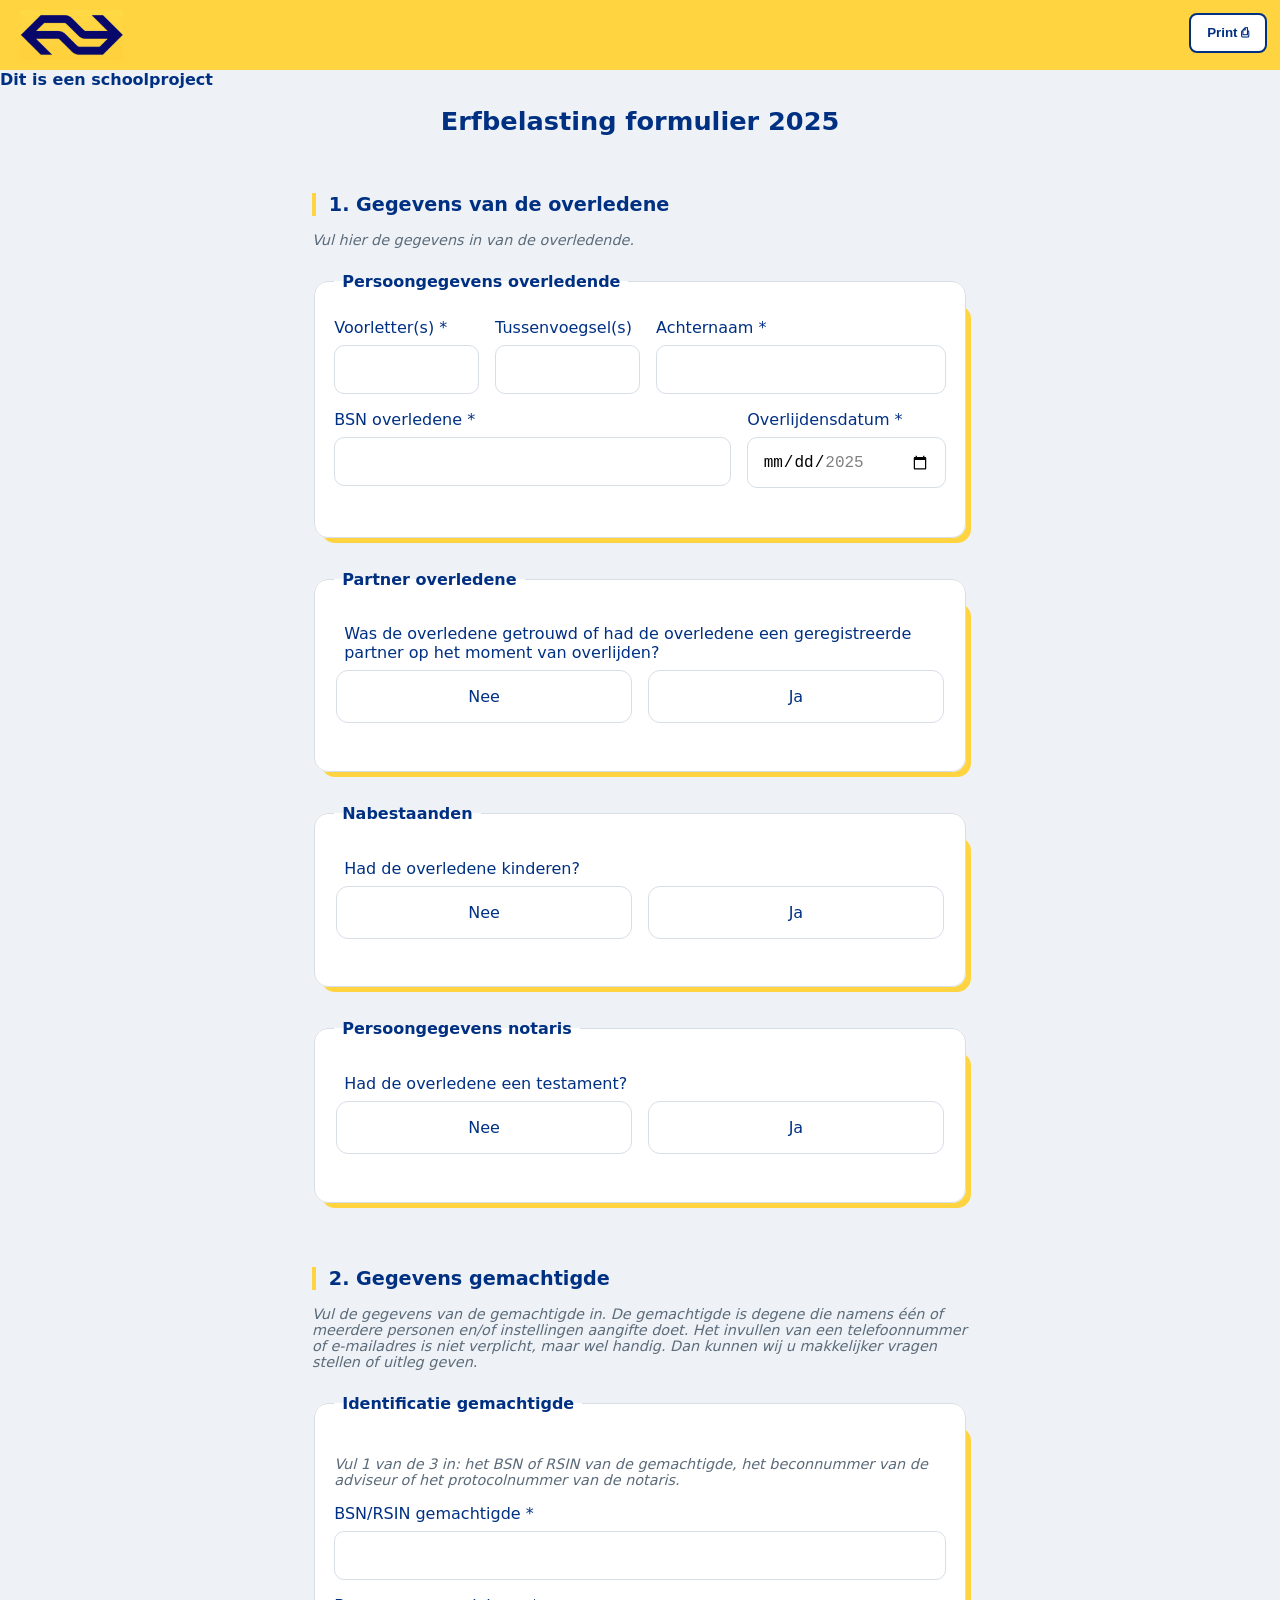
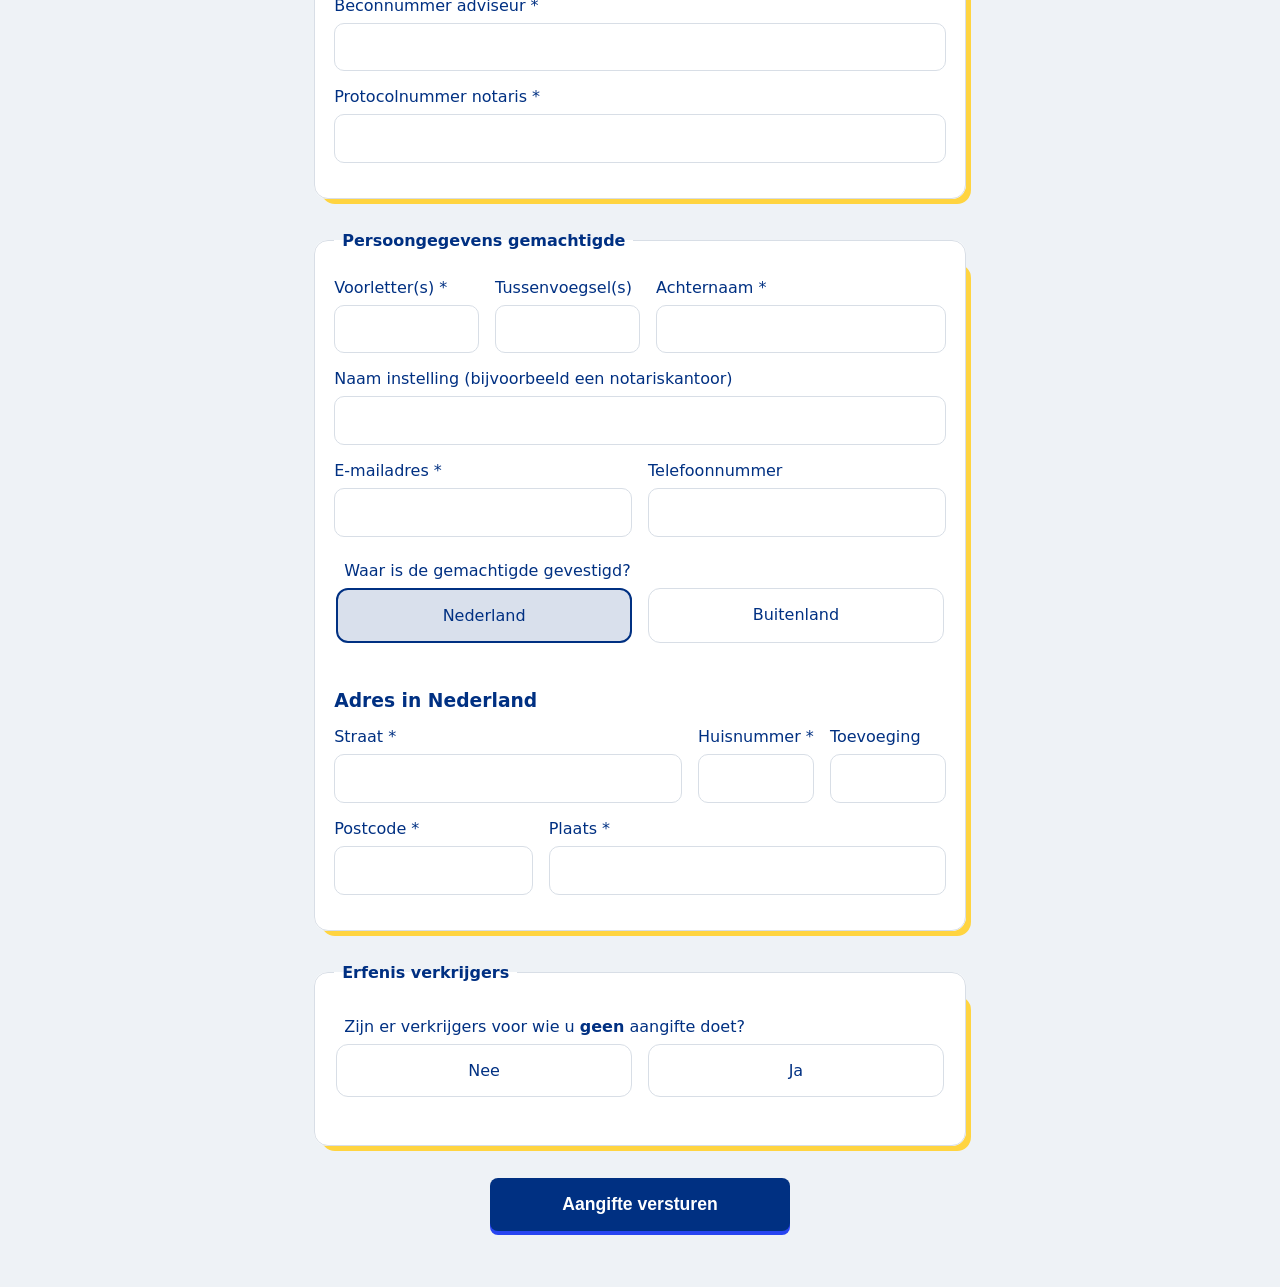
<file: index.html>
<!DOCTYPE html>
<html lang="nl">

<head>
    <meta charset="UTF-8">
    <meta name="viewport" content="width=device-width, initial-scale=1.0">
    <title>Erfbelasting 2025</title>

    <link rel="stylesheet" href="style.css">
</head>

<body>  

    <header>
        <img src="images/NS-logo-geel.png">
        <img src="images/zwartwitLogo.png" style="display: none;">
        <button type="button" id="printBtn" class="secondary-button">Print	
&#9113;</button>
    </header>
    <strong>Dit is een schoolproject</strong>

    <h1>Erfbelasting formulier 2025</h1>        


    <section>
        <form action="">
            <h2>1. Gegevens van de overledene</h2>
            <em>Vul hier de gegevens in van de overledende.</em>
            <fieldset name="Persoongegevens-overledene">
                <legend>Persoongegevens overledende</legend>

                <fieldset class="form-group name-fields">   
                    <label for="voorlettersOverledene">Voorletter(s)
                    </label>
                    <input type="text" id="voorlettersOverledene" name="voorlettersOverledene" aria-label="Voorletters"
                        required>

                    <label for="tussenvoegselOverledene">Tussenvoegsel(s)
                    </label>
                    <input type="text" id="tussenvoegselOverledene" name="tussenvoegselOverledene"
                        aria-label="Tussenvoegsels">

                    <label for="achternaamOverledene">Achternaam
                    </label>
                    <input type="text" id="achternaamOverledene" name="achternaamOverledene" aria-label="Achternaam"
                        required>
                </fieldset>

                <div class="input-field-container">
                    <div class="input-wrapper">
                        <fieldset class="form-group">
                            <label for="bsnOverledende">
                                BSN overledene
                            </label>
                            <input type="text" id="bsnOverledende" name="bsnOverledende" pattern="[0-9]{9}" required>
                            <span id="bsn-melding" style="display:block; font-size: 0.8em; margin-bottom: 1rem;"></span>
                        </fieldset>
                    </div>
                    <fieldset class="form-group">
                        <div class="input-wrapper">

                            <label for="overlijd">
                                Overlijdensdatum
                            </label>
                            <input type="date" id="overlijd" name="overlijd" min="2025-01-01" max="2025-12-31" required>
                        </div>

                    </fieldset>
                </div>

            </fieldset>

            <fieldset name="Partner-overledene">
                <legend>Partner overledene</legend>

                <fieldset class="radio-group">
                    <legend name="heeftPartner" class="question">
                        Was de overledene getrouwd of had de overledene een geregistreerde partner op het moment van
                        overlijden?
                    </legend>
                    <label>
                        <input type="radio" name="heeftPartner" value="Nee" required>
                        Nee
                    </label>

                    <label>
                        <input type="radio" name="heeftPartner" value="Ja">
                        Ja
                    </label>
                </fieldset>

                <fieldset class="radio-group conditional-fields">
                    <legend name="heeftNotarieleAkte" class="question ">
                        Hadden de overledene en diens echtgenoot of geregistreerde partner huwelijkse of
                        partnerschapsvoorwaarden laten vastleggen in een notariële akte?
                    </legend>

                    <label>
                        <input type="radio" name="heeftNotarieleAkte" value="Nee" data-required>
                        Nee
                    </label>

                    <label>
                        <input type="radio" name="heeftNotarieleAkte" value="Ja">
                        Ja
                    </label>
                </fieldset>

                <fieldset class="radio-group conditional-fields">
                    <legend name="heeftFinaalVerrekenbeding" class="question">
                        Hadden de overledene en diens partner een finaal verrekenbeding?
                    </legend>

                    <label>
                        <input type="radio" name="heeftFinaalVerrekenbeding" value="Nee" data-required>
                        Nee
                    </label>

                    <label>
                        <input type="radio" name="heeftFinaalVerrekenbeding" value="Ja">
                        Ja
                    </label>
                </fieldset>

            </fieldset>

            <fieldset name="Nabestaanden">
                <legend>Nabestaanden</legend>

                <fieldset class="radio-group">
                    <legend name="heeftKinderen" class="question">Had de overledene kinderen?</legend>

                    <label>
                        <input type="radio" name="heeftKinderen" value="Nee" required>
                        Nee
                    </label>

                    <label>
                        <input type="radio" name="heeftKinderen" value="Ja">
                        Ja
                    </label>
                </fieldset>

                <fieldset class="radio-group conditional-fields">
                    <legend name="isKindEerderOverleden" class="question">
                        Is één van deze kinderen eerder overleden dan de overledene voor wie u nu aangifte doet?
                    </legend>

                    <label>
                        <input type="radio" name="isKindEerderOverleden" value="Nee" data-required>
                        Nee
                    </label>

                    <label>
                        <input type="radio" name="isKindEerderOverleden" value="Ja">
                        Ja
                    </label>
                </fieldset>

                <fieldset class="radio-group conditional-fields">
                    <legend name="heeftKindZelfKind" class="question">Had de overledene kleinkinderen?</legend>

                    <label>
                        <input type="radio" name="heeftKindZelfKind" value="Nee" data-required>
                        Nee
                    </label>

                    <label>
                        <input type="radio" name="heeftKindZelfKind" value="Ja">
                        Ja
                    </label>
                </fieldset>

            </fieldset>

            <fieldset name="Persoongegevens-notaris">
                <legend>Persoongegevens notaris</legend>

                <fieldset class="radio-group">
                    <legend name="heeftTestament" class="question">Had de overledene een testament?</legend>

                    <label>
                        <input type="radio" name="heeftTestament" value="Nee" required>
                        Nee
                    </label>

                    <label>
                        <input type="radio" name="heeftTestament" value="Ja">
                        Ja
                    </label>
                </fieldset>

                <fieldset class="conditional-fields" name="PersoongegevensNotaris">
                    <fieldset class="protocol form-group">
                        <label for="protocolNummerNotaris">Protocolnummer notaris</label>
                        <input type="number" id="protocolNummerNotaris" name="protocolNummerNotaris" data-required>

                        <label for="vestingingsplaats">Vestigingsplaats</label>
                        <input type="text" id="vestingingsplaats" name="vestingingsplaats" data-required>
                    </fieldset>

                    <fieldset class="form-group name-fields">
                        <label for="voorlettersNotaris"> Voorletter(s)
                        </label>
                        <input type="text" id="voorlettersNotaris" name="voorlettersOverledene" data-required>

                        <label for="tussenvoegselNotaris">Tussenvoegsel(s)
                        </label>
                        <input type="text" id="tussenvoegselNotaris" name="tussenvoegselNotaris">

                        <label for="achternaamNotaris">Achternaam
                        </label>
                        <input type="text" id="achternaamNotaris" name="achternaamNotaris" data-required>
                    </fieldset>



                    <label>
                        Datum van het testament of van de laatste wijziging
                        <input type="date" name="laatsteWijzigingTestament" data-required>
                    </label>
                </fieldset>

            </fieldset>


            <h2> 2. Gegevens gemachtigde</h2>
            <em>Vul de gegevens van de gemachtigde in. De gemachtigde is degene die namens één of meerdere personen
                en/of
                instellingen aangifte doet. Het invullen van een telefoonnummer of e-mailadres is niet verplicht, maar
                wel handig. Dan kunnen wij u
                makkelijker vragen stellen of uitleg geven.</em>

            <fieldset name="Identificatie-gemachtigde" id="identificatie-sectie">
                <legend>Identificatie gemachtigde</legend>

                <p><em>Vul 1 van de 3 in: het BSN of RSIN van de gemachtigde, het beconnummer van de adviseur of het
                        protocolnummer van de notaris.</em>
                </p>

                <fieldset class="form-group">
                    <label for="bsnGemachtigde">
                        BSN/RSIN gemachtigde
                    </label>
                    <input type="text" id="bsnGemachtigde" name="bsnGemachtigde" class="exclusive-input"
                        pattern="[0-9]{9}" required>
                </fieldset>

                <fieldset class="form-group">
                    <label for="beconnummer">
                        Beconnummer adviseur
                    </label>
                    <input type="text" id="beconnummer" name="beconnummer" class="exclusive-input">
                </fieldset>

                <fieldset class="form-group">
                    <label for="protocolnummerNotarisGemachtigde">
                        Protocolnummer notaris
                    </label>
                    <input type="text" id="protocolnummerNotarisGemachtigde" name="protocolnummerNotarisGemachtigde"
                        class="exclusive-input">
                </fieldset>

            </fieldset>


            <fieldset name="Persoongegevens-gemachtigde">
                <legend>Persoongegevens gemachtigde</legend>



                <fieldset class="form-group name-fields">

                    <label for="voorlettersGemachtigde">Voorletter(s)
                    </label>
                    <input type="text" id="voorlettersGemachtigde" name="voornaamGemachtigde" required>

                    <label for="tussenvoegselGemachtigde">Tussenvoegsel(s)
                    </label>
                    <input type="text" id="tussenvoegselGemachtigde" name="tussenvoegselGemachtigde">

                    <label for="achternaamGemachtigde">Achternaam
                    </label>
                    <input type="text" id="achternaamGemachtigde" name="achternaamGemachtigde" required>
                </fieldset>

                <fieldset class="form-group">
                    <label for="naamInstelling">
                        Naam instelling (bijvoorbeeld een notariskantoor)
                    </label>
                    <input type="text" id="naamInstelling" name="naamInstelling">
                </fieldset>

                <div id="contact-info">

                    <fieldset class="form-group">
                        <label for="emailGemachtigde">E-mailadres</label>
                        <input type="email" id="emailGemachtigde" name="emailGemachtigde" placeholder=" " required>
                    </fieldset>

                    <fieldset class="form-group">
                        <label for="telefoonnummerGemachtigde">Telefoonnummer</label>
                        <input type="tel" id="telefoonnummerGemachtigde" name="telefoonnummerGemachtigde">
                    </fieldset>

                </div>

                <fieldset class="radio-group">
                    <legend class="question">Waar is de gemachtigde gevestigd?</legend>
                    <label>
                        <input type="radio" name="locatieGemachtigde" value="NL" checked required>
                        Nederland
                    </label>
                    <label>
                        <input type="radio" name="locatieGemachtigde" value="Buitenland">
                        Buitenland
                    </label>
                </fieldset>

                <div id="sectie-adres-nl" class="conditional-fields">
                    <h3>Adres in Nederland</h3>

                    <fieldset class="form-group adress">
                        <label for="straatGemachtigdeNL">Straat</label>
                        <input type="text" id="straatGemachtigdeNL" name="straatGemachtigdeNL" placeholder=" "
                            data-required>

                        <label for="huisnummerGemachtigdeNL">Huisnummer</label>
                        <input type="text" id="huisnummerGemachtigdeNL" name="huisnummerGemachtigdeNL" placeholder=" "
                            pattern="[1-9][0-9]{0,4}" data-required>

                        <label for="toevoegingGemachtigdeNL">Toevoeging</label>
                        <input type="text" id="toevoegingGemachtigdeNL" name="toevoegingGemachtigdeNL" placeholder=" ">
                    </fieldset>

                    <fieldset class="form-group zipcode">
                        <label for="postcodeGemachtigdeNL">Postcode</label>
                        <input type="text" id="postcodeGemachtigdeNL" name="postcodeGemachtigdeNL" placeholder=" "
                            pattern="[1-9][0-9]{3}\s?[A-Z]{2}" data-required title="BV: 1234AB">

                        <label for="woonplaatsGemachtigdeNL">Plaats</label>
                        <input type="text" id="woonplaatsGemachtigdeNL" name="woonplaatsGemachtigdeNL" placeholder=" "
                            data-required>
                    </fieldset>
                </div>

                <div id="sectie-adres-buitenland" class="conditional-fields">
                    <h3>Adres in het buitenland</h3>

                    <fieldset class="form-group adress">
                        <label for="straatGemachtigdeBuitenland">Straat</label>
                        <input type="text" id="straatGemachtigdeBuitenland" name="straatGemachtigdeBuitenland"
                            placeholder=" " data-required>

                        <label for="huisnummerGemachtigdeBuitenland">Huisnummer</label>
                        <input type="text" id="huisnummerGemachtigdeBuitenland" name="huisnummerGemachtigdeBuitenland"
                            placeholder=" " pattern="[1-9][0-9]{0,4}" data-required>

                        <label for="landcodeGemachtigde">Landcode &#8505;</label>
                        <input type="text" id="landcodeGemachtigde" name="landcodeGemachtigde" list="landcodes"
                            placeholder=" " data-required>
                    </fieldset>
                    <details>
                        <summary>&#8505; Toelichting landcode</summary>
                        <p> Bij de aangifte erfbelasting (en schenkbelasting) vraagt de Belastingdienst om een
                            landcode
                            om
                            aan te geven waar bezittingen, schulden of erfgenamen zich bevinden. Deze code bestaat
                            altijd
                            uit 3 letters. Voor België is de code 'BEL'</p>
                    </details>

                    <fieldset class="form-group zipcode">
                        <label for="postcodeGemachtigdeBuitenland">Postcode</label>
                        <input type="text" id="postcodeGemachtigdeBuitenland" name="postcodeGemachtigdeBuitenland"
                            placeholder=" " pattern="[1-9][0-9]{3}\s?[A-Z]{2}" data-required>

                        <label for="woonplaatsGemachtigdeBuitenland">Plaats</label>
                        <input type="text" id="woonplaatsGemachtigdeBuitenland" name="woonplaatsGemachtigdeBuitenland"
                            placeholder=" " data-required>
                    </fieldset>

                </div>


                <fieldset class="form-group">
                    <datalist id="landcodes">
                        <option value="AUT">Oostenrijk</option>
                        <option value="BEL">België</option>
                        <option value="BGR">Bulgarije</option>
                        <option value="HRV">Kroatië</option>
                        <option value="CYP">Cyprus</option>
                        <option value="CZE">Tsjechië</option>
                        <option value="DNK">Denemarken</option>
                        <option value="EST">Estland</option>
                        <option value="FIN">Finland</option>
                        <option value="FRA">Frankrijk</option>
                        <option value="DEU">Duitsland</option>
                        <option value="GRC">Griekenland</option>
                        <option value="HUN">Hongarije</option>
                        <option value="IRL">Ierland</option>
                        <option value="ITA">Italië</option>
                        <option value="LVA">Letland</option>
                        <option value="LTU">Litouwen</option>
                        <option value="LUX">Luxemburg</option>
                        <option value="MLT">Malta</option>
                        <option value="POL">Polen</option>
                        <option value="PRT">Portugal</option>
                        <option value="ROU">Roemenië</option>
                        <option value="SVK">Slowakije</option>
                        <option value="SVN">Slovenië</option>
                        <option value="ESP">Spanje</option>
                        <option value="SWE">Zweden</option>
                    </datalist>
                </fieldset>

            </fieldset>


            <fieldset name="erfenisVerkrijgers" id="verkrijgersContainer">
                <legend>Erfenis verkrijgers</legend>

                <fieldset class="radio-group">
                    <legend name="heeftVerkrijger" class="question"> Zijn er verkrijgers voor wie u
                        <strong>geen</strong> aangifte doet?
                    </legend>
                    <label><input type="radio" name="heeftVerkrijger" value="Nee" required> Nee</label>
                    <label><input type="radio" name="heeftVerkrijger" value="Ja"> Ja</label>
                </fieldset>
                <div id="verkrijgersSectie" class="conditional-fields">
                    <div id="verkrijgersLijst">

                        <fieldset class="verkrijger-item" data-index="1">

                            <legend>Verkrijger 1</legend>
                            <div class="name-fields">
                                <label for="voorlettersVerkrijger1">Voorletter(s)</label>
                                <input type="text" id="voorlettersVerkrijger1" name="voorlettersVerkrijger[]" required>

                                <label for="tussenvoegselVerkrijger1">Tussenvoegsel(s)</label>
                                <input type="text" id="tussenvoegselVerkrijger1" name="tussenvoegselVerkrijger[]">

                                <label for="achternaamVerkrijger1">Achternaam</label>
                                <input type="text" id="achternaamVerkrijger1" name="achternaamVerkrijger[]" required>
                            </div>
                            <div class="form-group">
                                <label for="bsnVerkrijger1">BSN verkrijger (optioneel)</label>
                                <input type="text" id="bsnVerkrijger1" name="bsnVerkrijger[]" pattern="[0-9]{9}">
                            </div>

                            <fieldset class="radio-group">
                                <legend name="heeftHeleVermogen" class="question">Krijgt deze verkrijger waarvoor u geen
                                    aangifte
                                    doet het hele
                                    vermogen?</legend>

                                <label>
                                    <input type="radio" name="heeftHeleVermogen" value="Nee" required>
                                    Nee
                                </label>

                                <label>
                                    <input type="radio" name="heeftHeleVermogen" value="Ja">
                                    Ja
                                </label>
                            </fieldset>

                            <fieldset class="radio-group">
                                <legend name="heeftWettelijkErfdeel" class="question">
                                    Doet deze verkrijger een beroep op diens legitieme portie
                                    (wettelijke erfdeel)?
                                </legend>

                                <label>
                                    <input type="radio" name="heeftWettelijkErfdeel" value="Nee" data-required>
                                    Nee
                                </label>

                                <label>
                                    <input type="radio" name="heeftWettelijkErfdeel" value="Ja">
                                    Ja
                                </label>

                            </fieldset>
                        </fieldset>





                        <fieldset class="verkrijger-item" data-index="2">

                            <legend>Verkrijger 2</legend>
                            <div class="name-fields">
                                <label for="voorlettersVerkrijger2">Voorletter(s)</label>
                                <input type="text" id="voorlettersVerkrijger2" name="voorlettersVerkrijger[]" required>

                                <label for="tussenvoegselVerkrijger1">Tussenvoegsel(s)</label>
                                <input type="text" id="tussenvoegselVerkrijger2" name="tussenvoegselVerkrijger[]">

                                <label for="achternaamVerkrijger1">Achternaam</label>
                                <input type="text" id="achternaamVerkrijger2" name="achternaamVerkrijger[]" required>
                            </div>
                            <div class="form-group">
                                <label for="bsnVerkrijger1">BSN verkrijger (optioneel)</label>
                                <input type="text" id="bsnVerkrijger2" name="bsnVerkrijger[]" pattern="[0-9]{9}">
                            </div>

                            <fieldset class="radio-group">
                                <legend name="heeftHeleVermogen" class="question">Krijgt deze verkrijger waarvoor u geen
                                    aangifte
                                    doet het hele
                                    vermogen?</legend>

                                <label>
                                    <input type="radio" name="heeftHeleVermogen" value="Nee" required>
                                    Nee
                                </label>

                                <label>
                                    <input type="radio" name="heeftHeleVermogen" value="Ja">
                                    Ja
                                </label>
                            </fieldset>

                            <fieldset class="radio-group">
                                <legend name="heeftWettelijkErfdeel" class="question">
                                    Doet deze verkrijger een beroep op diens legitieme portie
                                    (wettelijke erfdeel)?
                                </legend>

                                <label>
                                    <input type="radio" name="heeftWettelijkErfdeel" value="Nee" data-required>
                                    Nee
                                </label>

                                <label>
                                    <input type="radio" name="heeftWettelijkErfdeel" value="Ja">
                                    Ja
                                </label>

                            </fieldset>
                        </fieldset>
                        <fieldset class="verkrijger-item" data-index="3">

                            <legend>Verkrijger 3</legend>
                            <div class="name-fields">
                                <label for="voorlettersVerkrijger3">Voorletter(s)</label>
                                <input type="text" id="voorlettersVerkrijger3" name="voorlettersVerkrijger[]" required>

                                <label for="tussenvoegselVerkrijger1">Tussenvoegsel(s)</label>
                                <input type="text" id="tussenvoegselVerkrijger3" name="tussenvoegselVerkrijger[]">

                                <label for="achternaamVerkrijger1">Achternaam</label>
                                <input type="text" id="achternaamVerkrijger3" name="achternaamVerkrijger[]" required>
                            </div>
                            <div class="form-group">
                                <label for="bsnVerkrijger1">BSN verkrijger (optioneel)</label>
                                <input type="text" id="bsnVerkrijger3" name="bsnVerkrijger[]" pattern="[0-9]{9}">
                            </div>

                            <fieldset class="radio-group">
                                <legend name="heeftHeleVermogen" class="question">Krijgt deze verkrijger waarvoor u geen
                                    aangifte
                                    doet het hele
                                    vermogen?</legend>

                                <label>
                                    <input type="radio" name="heeftHeleVermogen" value="Nee" required>
                                    Nee
                                </label>

                                <label>
                                    <input type="radio" name="heeftHeleVermogen" value="Ja">
                                    Ja
                                </label>
                            </fieldset>

                            <fieldset class="radio-group">
                                <legend name="heeftWettelijkErfdeel" class="question">
                                    Doet deze verkrijger een beroep op diens legitieme portie
                                    (wettelijke erfdeel)?
                                </legend>

                                <label>
                                    <input type="radio" name="heeftWettelijkErfdeel" value="Nee" data-required>
                                    Nee
                                </label>

                                <label>
                                    <input type="radio" name="heeftWettelijkErfdeel" value="Ja">
                                    Ja
                                </label>

                            </fieldset>
                        </fieldset>
                        <fieldset class="verkrijger-item" data-index="4">

                            <legend>Verkrijger 4</legend>
                            <div class="name-fields">
                                <label for="voorlettersVerkrijger4">Voorletter(s)</label>
                                <input type="text" id="voorlettersVerkrijger4" name="voorlettersVerkrijger[]" required>

                                <label for="tussenvoegselVerkrijger4">Tussenvoegsel(s)</label>
                                <input type="text" id="tussenvoegselVerkrijger4" name="tussenvoegselVerkrijger[]">

                                <label for="achternaamVerkrijger1">Achternaam</label>
                                <input type="text" id="achternaamVerkrijger4" name="achternaamVerkrijger[]" required>
                            </div>
                            <div class="form-group">
                                <label for="bsnVerkrijger4">BSN verkrijger (optioneel)</label>
                                <input type="text" id="bsnVerkrijger4" name="bsnVerkrijger[]" pattern="[0-9]{9}">
                            </div>

                            <fieldset class="radio-group">
                                <legend name="heeftHeleVermogen" class="question">Krijgt deze verkrijger waarvoor u geen
                                    aangifte
                                    doet het hele
                                    vermogen?</legend>

                                <label>
                                    <input type="radio" name="heeftHeleVermogen" value="Nee" required>
                                    Nee
                                </label>

                                <label>
                                    <input type="radio" name="heeftHeleVermogen" value="Ja">
                                    Ja
                                </label>
                            </fieldset>

                            <fieldset class="radio-group">
                                <legend name="heeftWettelijkErfdeel" class="question">
                                    Doet deze verkrijger een beroep op diens legitieme portie
                                    (wettelijke erfdeel)?
                                </legend>

                                <label>
                                    <input type="radio" name="heeftWettelijkErfdeel" value="Nee" data-required>
                                    Nee
                                </label>

                                <label>
                                    <input type="radio" name="heeftWettelijkErfdeel" value="Ja">
                                    Ja
                                </label>

                            </fieldset>
                        </fieldset>

                    </div>
                    <hr>

                    <button type="button" id="addVerkrijgerBtn" class="secondary-button">+ Voeg nog een verkrijger
                        toe</button>
                </div>
            </fieldset>

            <button type="submit" href="overview.html">Aangifte versturen</button>
        </form>

    </section>
</body>
    <script src="script.js"></script>

</html>
</file>
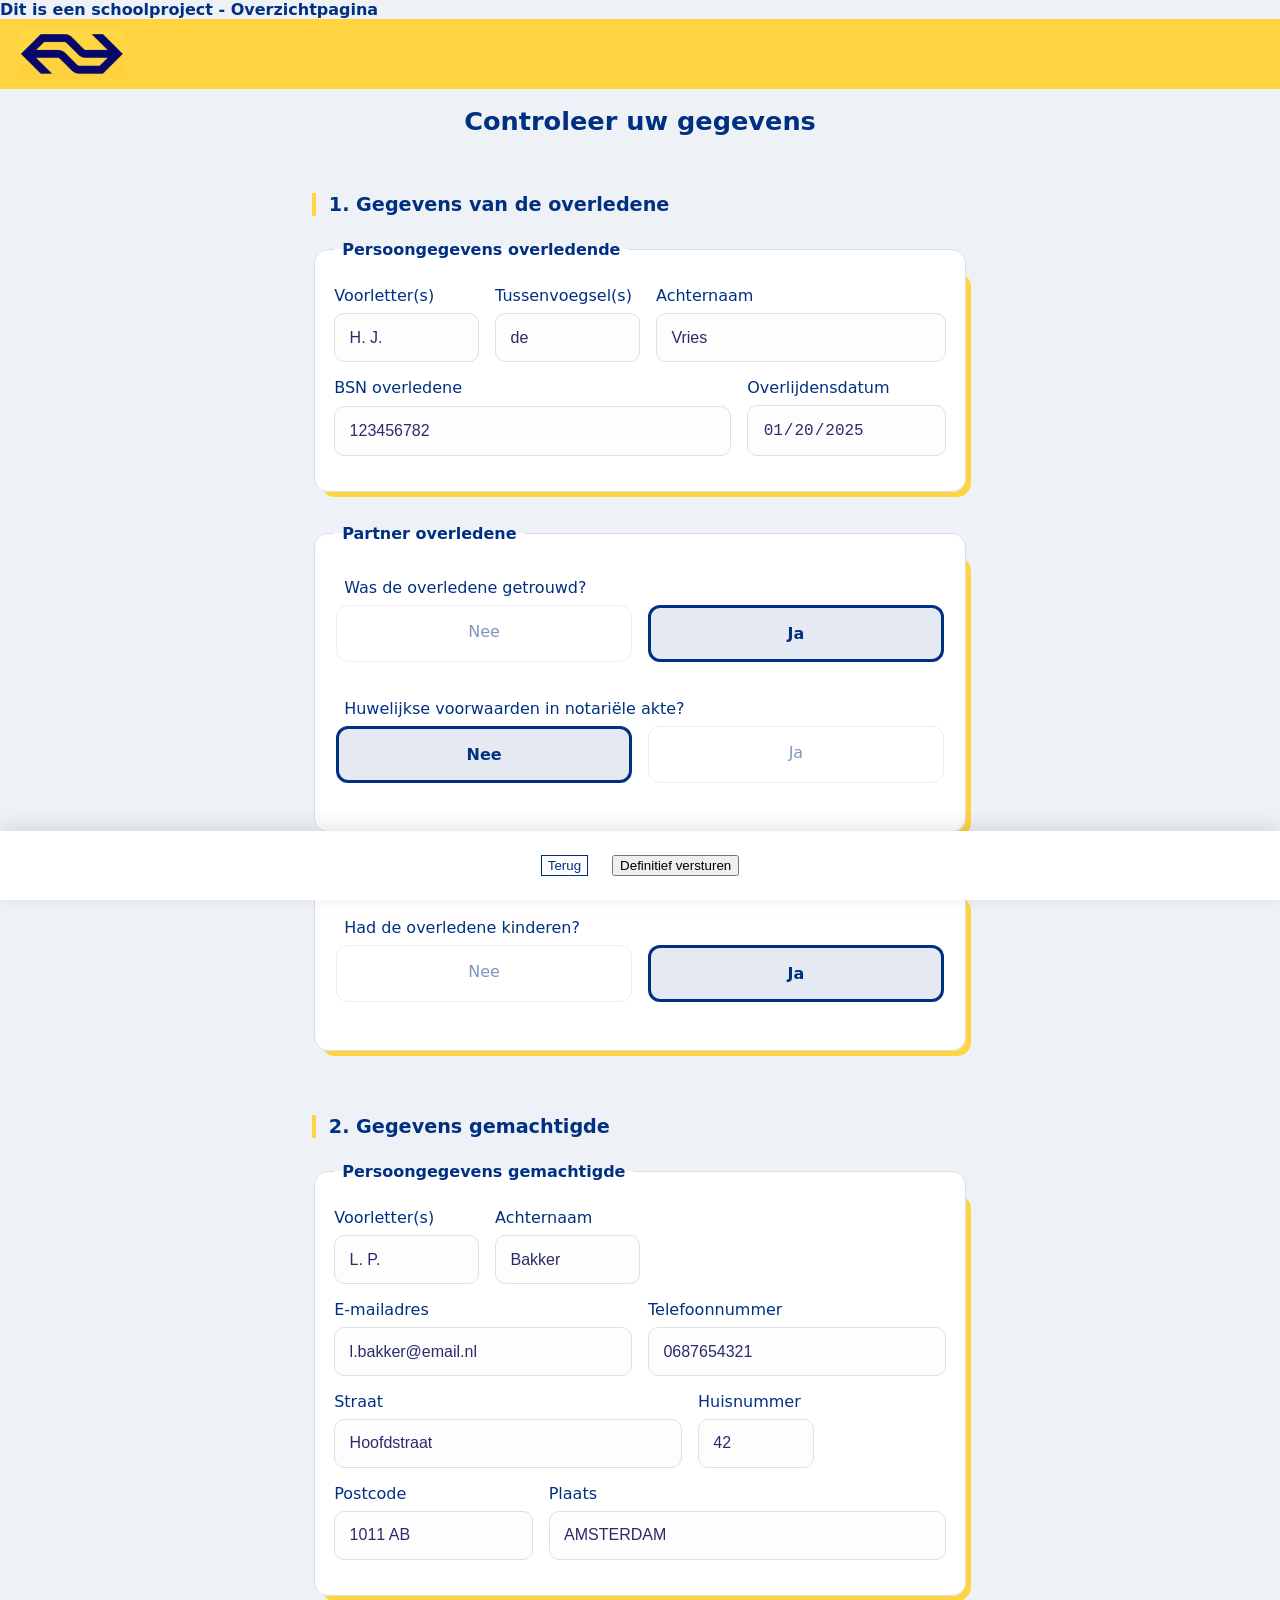
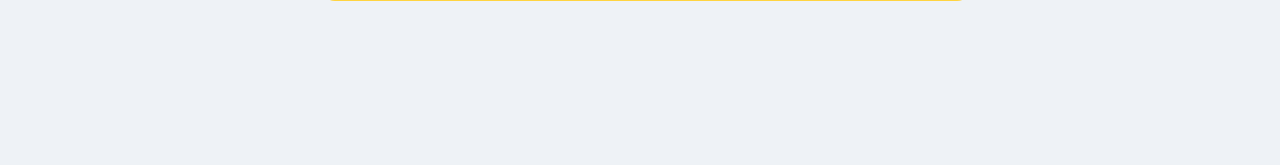
<file: overview.html>
<!DOCTYPE html>
<html lang="nl">

<head>
    <meta charset="UTF-8">
    <meta name="viewport" content="width=device-width, initial-scale=1.0">
    <title>Overzicht Erfbelasting 2025</title>
    <link rel="stylesheet" href="style.css">
    <style>
        .preview-mode input[readonly] {
            background-color: #fdfdfd;
            border-color: #e0e0e0;
            cursor: pointer;
            color: var(--ns-font-color);
        }

        .preview-mode input:not([readonly]) {
            background-color: #fff;
            border: 2px solid var(--ns-yellow) !important;
            outline: none;
        }

        .edit-hint {
            display: block;
            background: #003082;
            color: white;
            padding: 8px;
            border-radius: 8px;
            font-size: 0.8rem;
            margin-bottom: 1.5rem;
            text-align: center;
        }

        .radio-group label.is-selected {
            border: 3px solid var(--ns-blue) !important;
            background: rgba(0, 48, 130, 0.1) !important;
            font-weight: bold;
        }

        .radio-group label:not(.is-selected) {
            opacity: 0.5;
            pointer-events: none;
        }

        .sticky-footer {
            position: fixed;
            bottom: 0;
            left: 0;
            width: 100%;
            background: white;
            padding: 1.5rem;
            box-shadow: 0 -5px 20px rgba(0,0,0,0.1);
            display: flex;
            justify-content: center;
            gap: 1.5rem;
            z-index: 1000;
        }

        body { padding-bottom: 120px; } 
    </style>
</head>

<body class="preview-mode">
    <strong>Dit is een schoolproject - Overzichtpagina</strong>

    <header>
        <img src="images/NS-logo-geel.png">
    </header>

    <h1>Controleer uw gegevens</h1>

    <section>

        <form>
            <h2>1. Gegevens van de overledene</h2>
            <fieldset name="Persoongegevens-overledene">
                <legend>Persoongegevens overledende</legend>

                <fieldset class="form-group name-fields">
                    <label for="voorlettersOverledene">Voorletter(s)</label>
                    <input type="text" id="voorlettersOverledene" value="H. J." readonly>

                    <label for="tussenvoegselOverledene">Tussenvoegsel(s)</label>
                    <input type="text" id="tussenvoegselOverledene" value="de" readonly>

                    <label for="achternaamOverledene">Achternaam</label>
                    <input type="text" id="achternaamOverledene" value="Vries" readonly>
                </fieldset>

                <div class="input-field-container">
                    <fieldset class="form-group">
                        <label for="BSNoverledende">BSN overledene</label>
                        <input type="text" id="BSNoverledende" value="123456782" readonly>
                    </fieldset>
                    <fieldset class="form-group">
                        <label for="overlijd">Overlijdensdatum</label>
                        <input type="date" id="overlijd" value="2025-01-20" readonly>
                    </fieldset>
                </div>
            </fieldset>

            <fieldset name="Partner-overledene">
                <legend>Partner overledene</legend>
                <fieldset class="radio-group">
                    <legend class="question">Was de overledene getrouwd?</legend>
                    <label>Nee</label>
                    <label class="is-selected">Ja</label>
                </fieldset>

                <fieldset class="radio-group" style="display: grid;">
                    <legend class="question">Huwelijkse voorwaarden in notariële akte?</legend>
                    <label class="is-selected">Nee</label>
                    <label>Ja</label>
                </fieldset>
            </fieldset>

            <fieldset name="Nabestaanden">
                <legend>Nabestaanden</legend>
                <fieldset class="radio-group">
                    <legend class="question">Had de overledene kinderen?</legend>
                    <label>Nee</label>
                    <label class="is-selected">Ja</label>
                </fieldset>
            </fieldset>

            <h2> 2. Gegevens gemachtigde</h2>
            <fieldset name="Persoongegevens-gemachtigde">
                <legend>Persoongegevens gemachtigde</legend>
                <fieldset class="form-group name-fields">
                    <label for="voorlettersGemachtigde">Voorletter(s)</label>
                    <input type="text" id="voorlettersGemachtigde" value="L. P." readonly>

                    <label for="achternaamGemachtigde">Achternaam</label>
                    <input type="text" id="achternaamGemachtigde" value="Bakker" readonly>
                </fieldset>

                <div id="contact-info">
                    <fieldset class="form-group">
                        <label for="emailGemachtigde">E-mailadres</label>
                        <input type="email" id="emailGemachtigde" value="l.bakker@email.nl" readonly>
                    </fieldset>
                    <fieldset class="form-group">
                        <label for="telefoonnummerGemachtigde">Telefoonnummer</label>
                        <input type="tel" id="telefoonnummerGemachtigde" value="0687654321" readonly>
                    </fieldset>
                </div>

                <div id="sectie-adres-nl" style="display: grid;">
                    <fieldset class="form-group adress">
                        <label for="straatGemachtigdeNL">Straat</label>
                        <input type="text" id="straatGemachtigdeNL" value="Hoofdstraat" readonly>

                        <label for="huisnummerGemachtigdeNL">Huisnummer</label>
                        <input type="text" id="huisnummerGemachtigdeNL" value="42" readonly>
                    </fieldset>
                    <fieldset class="form-group zipcode">
                        <label for="postcodeGemachtigdeNL">Postcode</label>
                        <input type="text" id="postcodeGemachtigdeNL" value="1011 AB" readonly>

                        <label for="woonplaatsGemachtigdeNL">Plaats</label>
                        <input type="text" id="woonplaatsGemachtigdeNL" value="AMSTERDAM" readonly>
                    </fieldset>
                </div>
            </fieldset>
        </form>
    </section>

    <div class="sticky-footer">
        <button type="button" onclick="window.history.back()" style="background: white; color: var(--ns-blue); border: 1px solid var(--ns-blue); box-shadow: none; max-width: 200px; margin: 0;">Terug</button>
        <button type="button" onclick="verstuurAangifte()" style="max-width: 300px; margin: 0;">Definitief versturen</button>
    </div>

    <script>
        // JS voor directe bewerking
        document.querySelectorAll('input[readonly]').forEach(input => {
            input.addEventListener('click', function () {
                this.readOnly = false;
                this.focus();
            });

            input.addEventListener('blur', function () {
                this.readOnly = true;
            });
        });

        function verstuurAangifte() {
            alert('Aangifte succesvol verzonden naar de Belastingdienst!');
            window.location.href = 'index.html';
        }
    </script>
</body>

</html>
</file>
<file: style.css>
:root {
    --ns-font-color: rgb(42, 42, 109);

    --ns-blue: #003082;
    --ns-yellow: #FFD440;
    --light-grey: #eef2f6;
    --border-grey: #d8dee6;
}

*,
*::before,
*::after {
    box-sizing: border-box;
}

input,
button,
select {
    margin: 0;
}

















/* *MARK: Error handling */
input:user-invalid {
    background-color: rgba(238, 161, 161, 0.2);
    border: rgb(255, 165, 165) solid 1px;
}

input:not(:required) {
    border: 1px solid var(--border-grey);
    background-color: white;
}

input[required]:focus,
input[required]:not(:placeholder-shown) {
    transition: border-color 0.2s, background-image 0.2s;
}

input[required]:not(:placeholder-shown):valid {
    border-color: #2ecc71;
    background-image: url("data:image/svg+xml,%3Csvg xmlns='http://www.w3.org/2000/svg' viewBox='0 0 24 24' fill='%232ecc71'%3E%3Cpath d='M9 16.17L4.83 12l-1.42 1.41L9 19 21 7l-1.41-1.41L9 16.17z'/%3E%3C/svg%3E");
    background-repeat: no-repeat;
    background-position: center right 0.8rem;
    background-size: 1.2rem;
}


input[required]:focus:invalid {
    border-color: #f39c12;
    background-color: white;
    background-image: url("data:image/svg+xml,%3Csvg xmlns='http://www.w3.org/2000/svg' viewBox='0 0 24 24' fill='%23f39c12'%3E%3Cpath d='M11 15h2v2h-2zm0-8h2v6h-2zm.99-5C6.47 2 2 6.48 2 12s4.47 10 9.99 10C17.52 22 22 17.52 22 12S17.52 2 11.99 2zM12 20c-4.41 0-8-3.59-8-8s3.59-8 8-8 8 3.59 8 8-3.59 8-8 8z'/%3E%3C/svg%3E");
    background-repeat: no-repeat;
    background-position: center right 0.8rem;
    background-size: 1.2rem;
}

/*  Verwijder feedback van niet-required velden */
input:not([required]) {
    background-image: none !important;
    border-color: var(--border-grey);
}

fieldset[name="Partner-overledene"]:has(input[name="heeftPartner"][value="Nee"]:checked)>fieldset:not(:first-of-type) {
    opacity: 0.4;
    pointer-events: none;
}

fieldset[name="Nabestaanden"]:has(input[name="heeftKinderen"][value="Nee"]:checked)>fieldset:not(:first-of-type) {
    opacity: 0.4;
    pointer-events: none;
}

fieldset[name="Nabestaanden"]:has(input[name="heeftKinderen"][value="Ja"]:checked):has(input[name="isKindEerderOverleden"][value="Nee"]:checked)>fieldset:nth-of-type(3) {
    opacity: 0.4;
    pointer-events: none;
}


fieldset[name="Persoongegevens-notaris"]:has(input[name="heeftTestament"][value="Nee"]:checked)>fieldset:not(:first-of-type) {
    opacity: 0.4;
    pointer-events: none;
}

/* De styling gedeactiveerd  */
.exclusive-input:disabled {
    opacity: 0.4;
    /* cursor: not-allowed; */
    transition: opacity 0.3s ease;
}

/* De basis-stijl fieldsets */
fieldset[name] {
    position: relative;
    transition: border-color 0.4s ease;
}

.form-group:has(input:disabled) {
    opacity: 0.4;
}

fieldset[name]:not([name="PersoongegevensNotaris"]).is-complete::after {
    content: '';
    position: absolute;
    top: -30px;
    right: -16px;
    width: 30px;
    height: 30px;
    background-color: #66ca7d;
    background-image: url("data:image/svg+xml,%3Csvg xmlns='http://www.w3.org/2000/svg' viewBox='0 0 24 24' fill='white'%3E%3Cpath d='M9 16.17L4.83 12l-1.42 1.41L9 19 21 7l-1.41-1.41L9 16.17z'/%3E%3C/svg%3E");
    background-size: 16px;
    background-repeat: no-repeat;
    background-position: center;
    border-radius: 50%;
    border: 2px solid white;
    box-shadow: 0 2px 5px rgba(0, 0, 0, 0.1);

    animation: popIn 0.5s cubic-bezier(0.175, 0.885, 0.32, 1.275);
}

fieldset[name].is-complete {
    border-color: #66ca7d;
}


@keyframes popIn {
    0% {
        transform: scale(0) rotate(-20deg);
        opacity: 0;
    }

    100% {
        transform: scale(1) rotate(0deg);
        opacity: 1;
    }
}

/* foutmelding styling  */
.radio-group.invalid-radio {
    border: 1px solid #da574d;
    padding: 10px;
    background-color: #fff8f8;
    animation: shake 0.2s ease-in-out;
}

















/* *MARK: General styling*/
body {
    font-family: system-ui, -apple-system, sans-serif;
    background-color: var(--light-grey);
    color: var(--ns-blue);
    margin: 0;
}


header {
    background-color: var(--ns-yellow);
    display: flex;
    justify-content: space-between;
    width: 100%;
    z-index: 5;
    top: 0;
}


#printBtn {
    max-height: 40px;
    margin: 1%;

}

header>img {
    height: 50px;
    margin: 10px 20px;
}

h1 {
    font-size: 1.6rem;
    text-align: center;
}


section {
    padding: 1.5rem;
}










/* *MARK: Form styling  */
form>fieldset {
    position: relative;
    border-radius: 14px;
    background: white;
    border: 1px solid var(--border-grey);
    padding: 1.2rem;
    margin-bottom: 1.5rem;
}

form>fieldset::before {
    content: "";
    position: absolute;
    top: 6px;
    left: 6px;
    width: 100%;
    height: 100%;
    background: var(--ns-yellow);
    border-radius: 14px;
    z-index: -1;
}


fieldset {
    background: white;
    border: none;
    border-radius: 14px;
}

legend {
    font-weight: 600;
    font-size: 1rem;
    padding: 0 0.3rem;
    color: var(--ns-blue);
}

label {
    display: block;
    margin-bottom: 0.5rem;
}

input {

    padding: 0.9rem;
    border-radius: 10px;
    border: 1px solid var(--border-grey);
    font-size: 1rem;
    margin-bottom: 1rem;
    transition: all 0.2s ease;
}

input:focus {
    outline: none;
    border-color: var(--ns-blue);
    box-shadow: 0 0 0 3px rgba(0, 48, 130, 0.15);
}

.radio-group {
    display: grid;
    grid-template-columns: 1fr 1fr;
    grid-template-areas:

        "question" "question"
        "input1" "input2"
    ;

    gap: 0 1rem;

}

.question {
    grid-area: "question";
    font-weight: 400;

}

.radio-group input:first-child {
    grid-area: "input1";
}

.radio-group input:last-child {
    grid-area: "input2";
}


.radio-group label {
    display: block;
    padding: 1rem;
    border-radius: 12px;
    border: 1px solid var(--border-grey);
    margin-bottom: 0.8rem;
    background: white;
    cursor: pointer;
    transition: all 0.2s ease;
    text-align: center;
}

.radio-group input[type="radio"] {
    position: absolute;
    opacity: 0;
    pointer-events: none;
}


.radio-group label:hover {
    border-color: var(--ns-blue);
}

.radio-group label:has(input:checked) {
    border: 2px solid var(--ns-blue);
    background: rgba(0, 48, 130, 0.15);
}

fieldset>fieldset {
    border: none;
    padding: 0;
    margin-bottom: 1rem;
}

h2 {
    font-size: 1.2rem;
    margin-bottom: 1rem;
    border-left: 4px solid var(--ns-yellow);
    padding-left: 0.8rem;
}

h2:not(:first-child) {
    margin-top: 4rem;

}

em {
    color: #5c6b7a;
    font-size: 0.9rem;
    display: block;
    margin-bottom: 1rem;
}

legend {
    font-weight: 0;
    padding: 0.5rem;
    border-radius: 4px;
}





details>p {
    padding-block: 1rem
}


button[type="submit"] {
    display: block;
    width: 100%;
    max-width: 300px;
    margin: 2rem auto;
    padding: 1rem 2rem;
    background-color: var(--ns-blue);
    color: white;
    border: none;
    border-radius: 8px;
    font-size: 1.1rem;
    font-weight: bold;
    cursor: pointer;
    transition: transform 0.1s ease, background-color 0.2s ease;
    box-shadow: 0 4px 0 #2745f1;
}


.input-wrapper {
    display: flex;
    flex-direction: column;
    flex: 1;
}

button[type="submit"]:hover {
    background-color: #3956e4;
    transform: translateY(-2px);
}

button[type="submit"]:active {
    transform: translateY(2px);
    box-shadow: none;
}

details {
    margin-bottom: 1.2rem;
}

summary {
    cursor: pointer;
}

fieldset[name="Persoongegevens-overledene"] {
    display: grid;

    /* @media (min-width: 720px) {
        grid-template-columns: 1fr 1fr 1fr;
    } */
}

.name-fields {
    display: grid;

    @media (min-width: 720px) {
        display: grid;
        grid-template-columns: 1fr 1fr 2fr;
        gap: 0 1rem;
    }
}

.adress {

    @media (min-width: 720px) {
        display: grid;
        grid-template-columns: 3fr 1fr 1fr;
        gap: 0 1rem;
    }

}

.zipcode {

    @media (min-width: 720px) {
        display: grid;
        grid-template-columns: 1fr 2fr;
        gap: 0 1rem;
    }

}

.protocol {
    display: grid;

    @media (min-width: 720px) {
        display: grid;
        grid-template-columns: 1fr 1fr;
        gap: 0 1rem;
    }

}

#contact-info {
    display: grid;

    @media (min-width: 720px) {
        display: grid;
        grid-template-columns: 1fr 1fr;
        gap: 0 1rem;
    }
}


.form-group {
    margin: 0;
    padding: 0;

    display: grid;

}







/* *MARK: JS-enabled */
/* velden zichtbaar als JS uitstaat */
.conditional-fields {
    display: grid;
}

/* als JS actief, velden verborgen */
.js-enabled .conditional-fields {
    display: none;
}

/* Als JS EN de sectie moet zichtbaar */
.js-enabled .conditional-fields.is-visible {
    display: grid;
}

#addVerkrijgerBtn {
    display: none;
}

.js-enabled #addVerkrijgerBtn {
    display: inline-block;
}

.conditional-fields h3 {
    order: -1;
    width: 100%;
    margin-bottom: 1rem;
}


/* Een klasse om ze via JS te tonen */
.is-visible {
    display: grid;
}

/* Voeg een sterretje toe aan labels van verplichte velden */
label:has(+ input[required])::after {
    content: " *";
}

















/* *MARK: Responsive Layout voor grotere schermen */
@media (min-width: 720px) {


    /* .name-fields label,
    .adress label,
    .zipcode , .protocol label {
        grid-row: 1;
    } */

    .name-fields input,
    .adress input,
    .zipcode input,
    .protocol input {
        grid-row: 2;
        width: 100%;
        box-sizing: border-box;
    }


    .input-field-container {
        display: grid;
        gap: 1rem;
        grid-template-columns: 2fr 1fr;
    }

    input[type="radio"] {
        min-width: 5rem;
    }

    section {

        display: flex;
        flex-direction: column;
        align-items: center;
        justify-content: center;
        max-width: 70%;
        margin: 0 auto;

        @media (min-width: 1200px) {
            max-width: 55%;

        }

    }

}





.secondary-button {
    background: white;
    color: var(--ns-blue);
    border: 2px solid var(--ns-blue);
    padding: 0.6rem 1rem;
    border-radius: 8px;
    cursor: pointer;
    font-weight: bold;


}

.secondary-button:hover {
    background-color: var(--ns-blue);
    color: white;
}


.verkrijger-item {
    border: solid 2px var(--ns-blue);
    box-shadow: 5px 5px 5px 1px #ebebeb;
    margin-bottom: 2rem;
    position: relative;
    padding-top: 2rem;
}




/* De verwijderknop */
.remove-verkrijger {
    position: absolute;
    top: -6%;
    right: -2%;
    background: white;
    color: #e74c3c;
    border: 2px solid #e74c3c;
    padding: 0.3rem 0.6rem;
    border-radius: 10px;
    cursor: pointer;
    font-size: 1rem;
    font-weight: 600;
    transition: all 0.2s ease;
}

.remove-verkrijger:hover {
    background: #e74c3c;
    color: white;
}

#sectie-adres-nl,
#sectie-adres-buitenland,
#verkrijgersLijst {
    display: none;
}


body:has(input[name="locatieGemachtigde"][value="NL"]:checked) #sectie-adres-nl {
    display: grid;
}

body:has(input[name="locatieGemachtigde"][value="Buitenland"]:checked) #sectie-adres-buitenland {
    display: grid;
}

body:has(input[name="heeftVerkrijger"][value="Ja"]:checked) #verkrijgersLijst {
    display: grid;
}



























/* *MARK: Printscreen   */
@media print {

    /* Verberg elementen  */

    #addVerkrijgerBtn,
    .remove-verkrijger,
    button[type="submit"],
    header {
        display: none !important;
    }

    body,
    legend {
        background-color: white !important;
        color: black !important;
    }



    form>fieldset {
        border: 1px solid #ccc !important;
        background: white !important;
        box-shadow: none !important;
        margin-bottom: 20px !important;
        break-inside: avoid;

    }



    form>fieldset::before {
        display: none !important;
    }

    h2 {
        color: black !important;
        border-left: 4px solid black !important;

    }





    input {
        border: 1px solid var(--border-grey) !important;
        border-radius: 5px !important;
        padding: 5px 0 !important;
    }



    .radio-group label:has(input:checked) {
        border: 1px solid black !important;
        background: #f0f0f0 !important;
        font-weight: bold;
    }

}

@media print {

    .name-fields,
    .protocol,
    #contact-info,
    .input-field-container,
    .radio-group {
        display: flex !important;
        flex-direction: column !important;
        gap: 0.5rem !important;
    }

    .adress,
    .zipcode {
        display: grid !important;
        grid-template-columns: 3fr 1fr 1fr !important;
        gap: 1rem !important;
    }

    .radio-group label::before {
        content: "" !important;
        /* Altijd leeg vakje voor de pen */
        display: inline-block;
        width: 16px;
        height: 16px;
        margin-right: 10px;
        background: white !important;
        border: none;
    }

    input[name="locatieGemachtigde"]+label::before,
    input[name="heeftPartner"]+label::before,
    input[name="heeftVerkrijger"]+label::before {
        content: "" !important;
    }

    .conditional-fields,
    #sectie-adres-nl,
    #sectie-adres-buitenland,
    #verkrijgersSectie,
    #verkrijgersLijst {
        display: block !important;
        visibility: visible !important;
        opacity: 1 !important;
        pointer-events: auto !important;
    }

    .secondary-button,
    .remove-verkrijger,
    button[type="submit"],
    header,
    .is-complete::after {
        display: none !important;
    }


    #addVerkrijgerBtn,
    .remove-verkrijger,
    button[type="submit"],
    #printBtn,
    header,
    .is-complete::after {
        display: none !important;
    }

    .radio-group {
        display: block !important;
    }

    .radio-group label {
        border: none !important;
        background: none !important;
        text-align: left !important;
        padding: 5px 0 !important;
        display: flex !important;
        align-items: center;
    }

    .radio-group label::before {
        content: "";
        display: inline-block;
        width: 14px;
        height: 14px;
        border: 1px solid black !important;
        margin-right: 10px;
        border-radius: 2px;
    }



    #verkrijgersLijst {
        display: block !important;
    }

    .verkrijger-item {
        display: block !important;
        opacity: 1 !important;
        margin-bottom: 2rem !important;
        border: 1px solid black !important;
        padding: 1rem !important;
        /* break-inside: avoid; */
    }


    /* Pagina-instellingen */
    @page {
        margin: 0.5cm 1cm;
        size: A4;
    }

    body {
        background-color: white !important;
        color: #000 !important;
        font-size: 9pt; 
        line-height: 1.1;
    }

    /* Verberg knoppen*/
    header, button, #addVerkrijgerBtn, .remove-verkrijger, .is-complete::after {
        display: none !important;
    }

    /* Hoofdsecties  */
    h2 {
        font-size: 12pt;
        background-color: #eef2f6 !important;
        color: black !important;
        padding: 4px;
        border-bottom: 1pt solid black !important;
        margin-top: 15px !important;
        -webkit-print-color-adjust: exact;
    }

    /* De tweekoloms-lay-out  */
    fieldset[name] {
        border: none !important;
        padding: 0 !important;
        margin-bottom: 10px !important;
    }

    .form-group, .input-field-container, .name-fields, .zipcode, .protocol {
        display: grid !important;
        grid-template-columns: 45% 55% !important; 
        align-items: start !important;
        gap: 5px !important;
        margin-bottom: 8px !important;
        border-bottom: 0.5pt solid #eee !important; 
        padding-bottom: 4px !important;
    }

    label, .question {
        grid-column: 1 !important;
        font-weight: normal !important;
        padding-right: 10px !important;
    }

    input, .radio-group {
        grid-column: 2 !important;
        width: 100% !important;
        margin: 0 !important;
    }

    input[type="text"],
    input[type="number"],
    input[type="date"],
    input[type="email"],
    input[type="tel"] {
        border: none !important;
        border-bottom: 1pt solid #000 !important;
        background-color: #f9f9f9 !important;
        padding: 2px 5px !important;
        width: 100%;
        margin-bottom: 10px !important;
        -webkit-print-color-adjust: exact;
    }

    .radio-group {
        display: flex !important;
        flex-direction: column !important;
        gap: 2px !important;
    }

    .radio-group label {
        display: flex !important;
        align-items: center !important;
        padding: 0 !important;
    }

    



    
    .name-fields {
        grid-template-columns: 45% 55% !important;
    }

    /* Forceer alles zichtbaar */
    .conditional-fields, #sectie-adres-nl, #sectie-adres-buitenland, #verkrijgersLijst {
        display: block !important;
        visibility: visible !important;
    }
     section {
        max-width: 98% !important;
        width: 100% !important;
        margin: 0 !important;
        padding: 0 !important;
    }

    form {
        width: 100% !important;
    }
}
</file>
